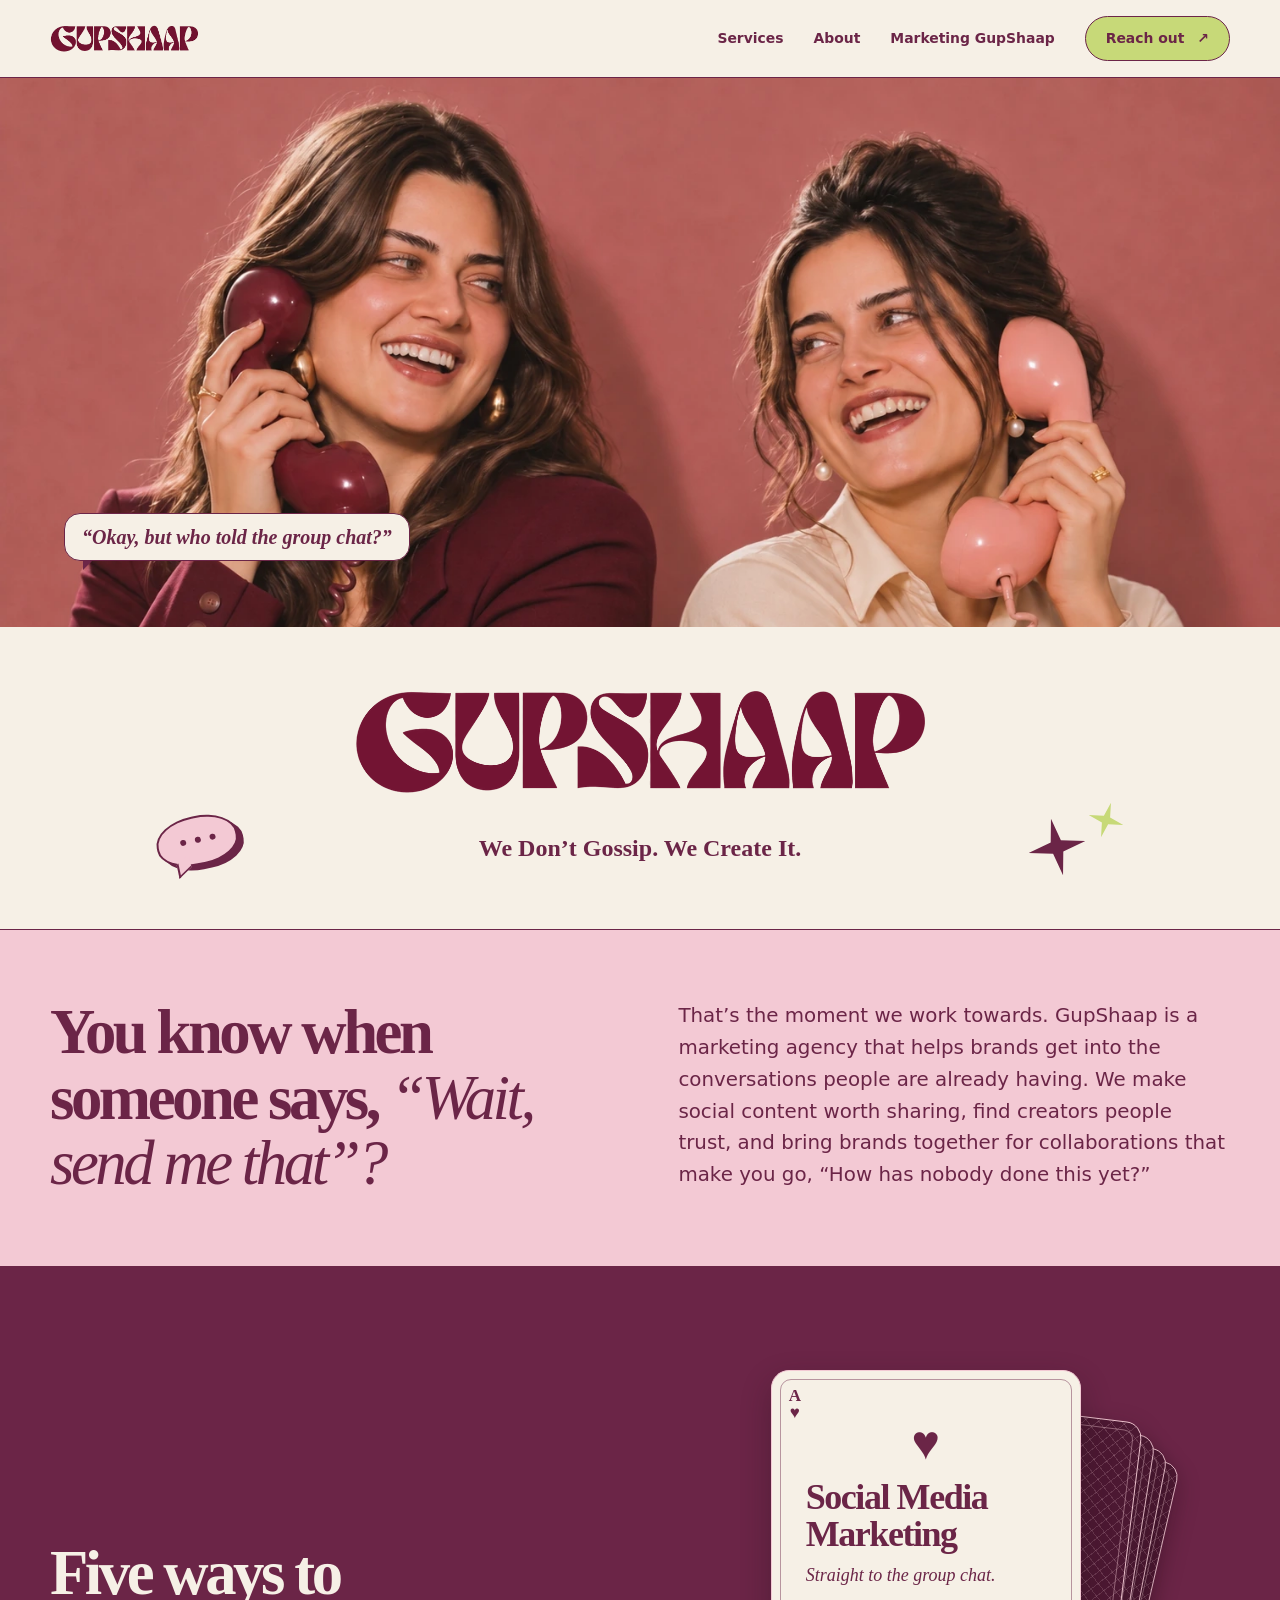
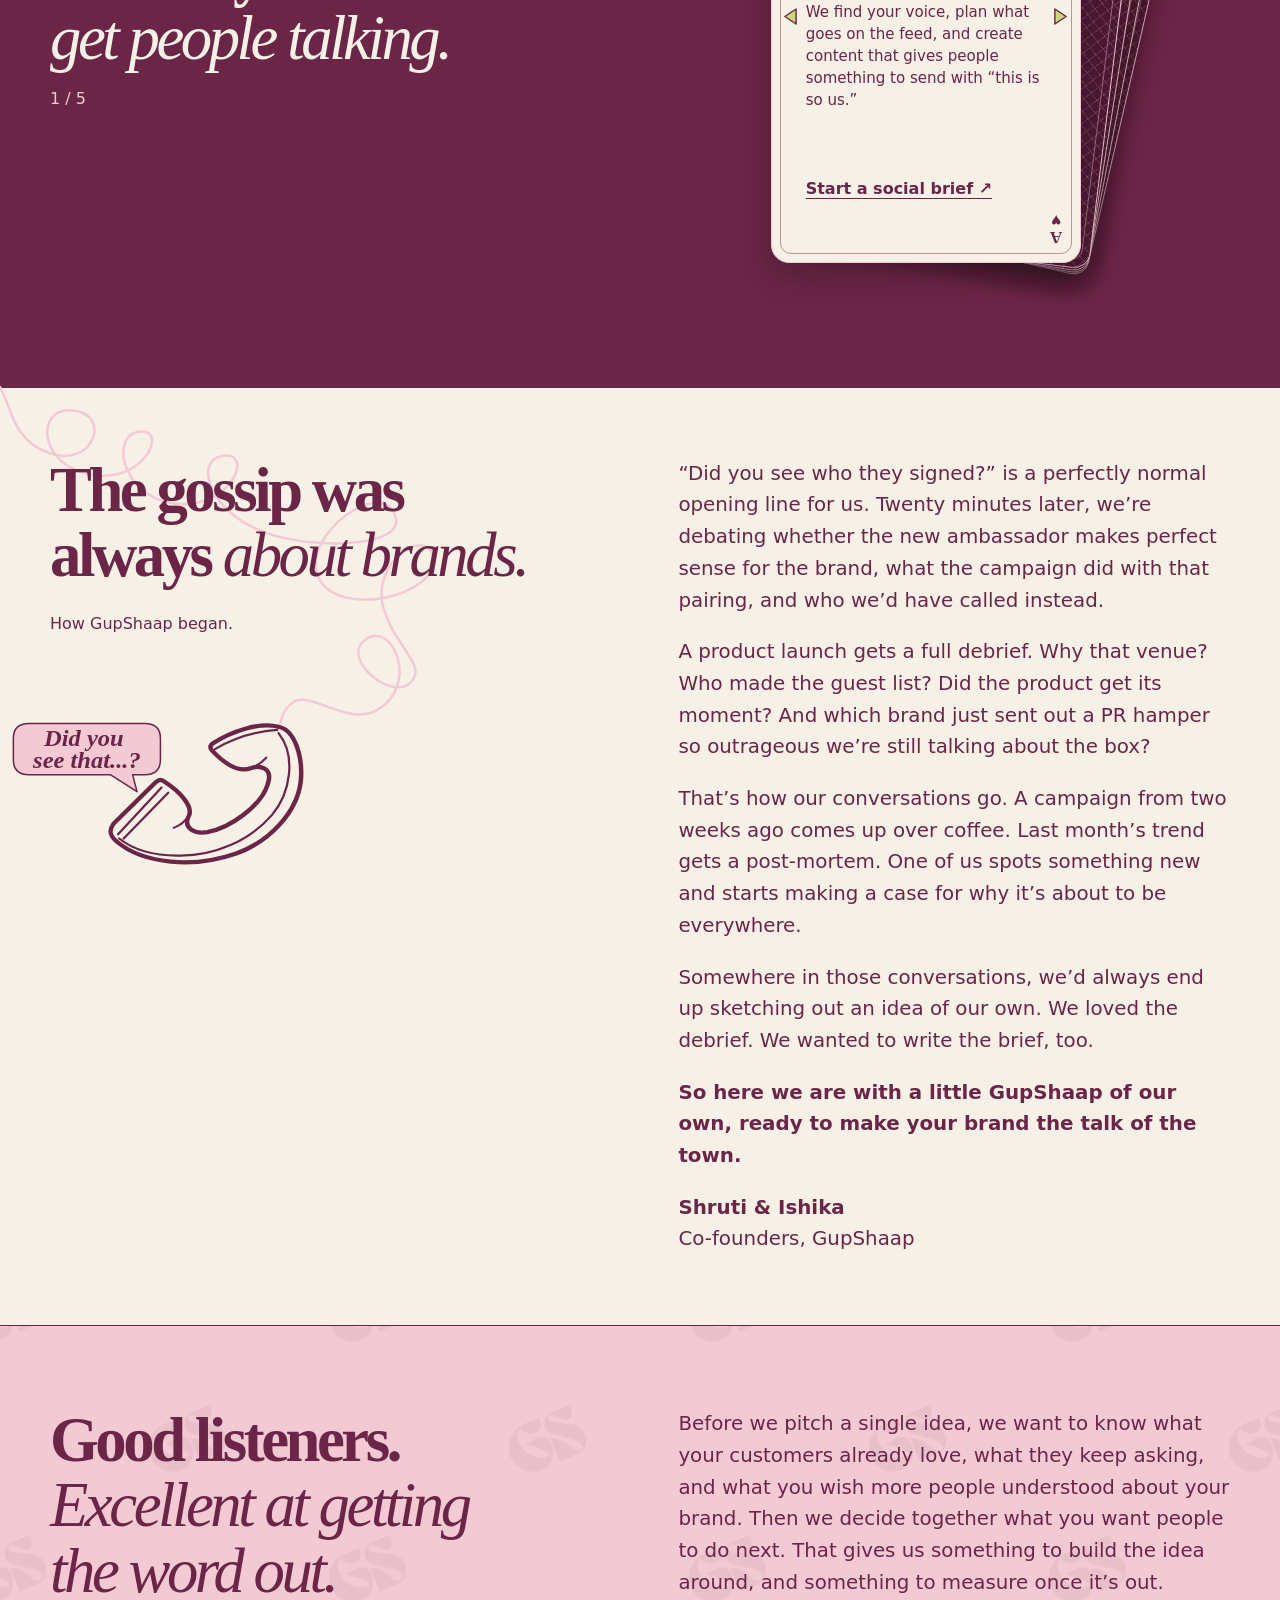
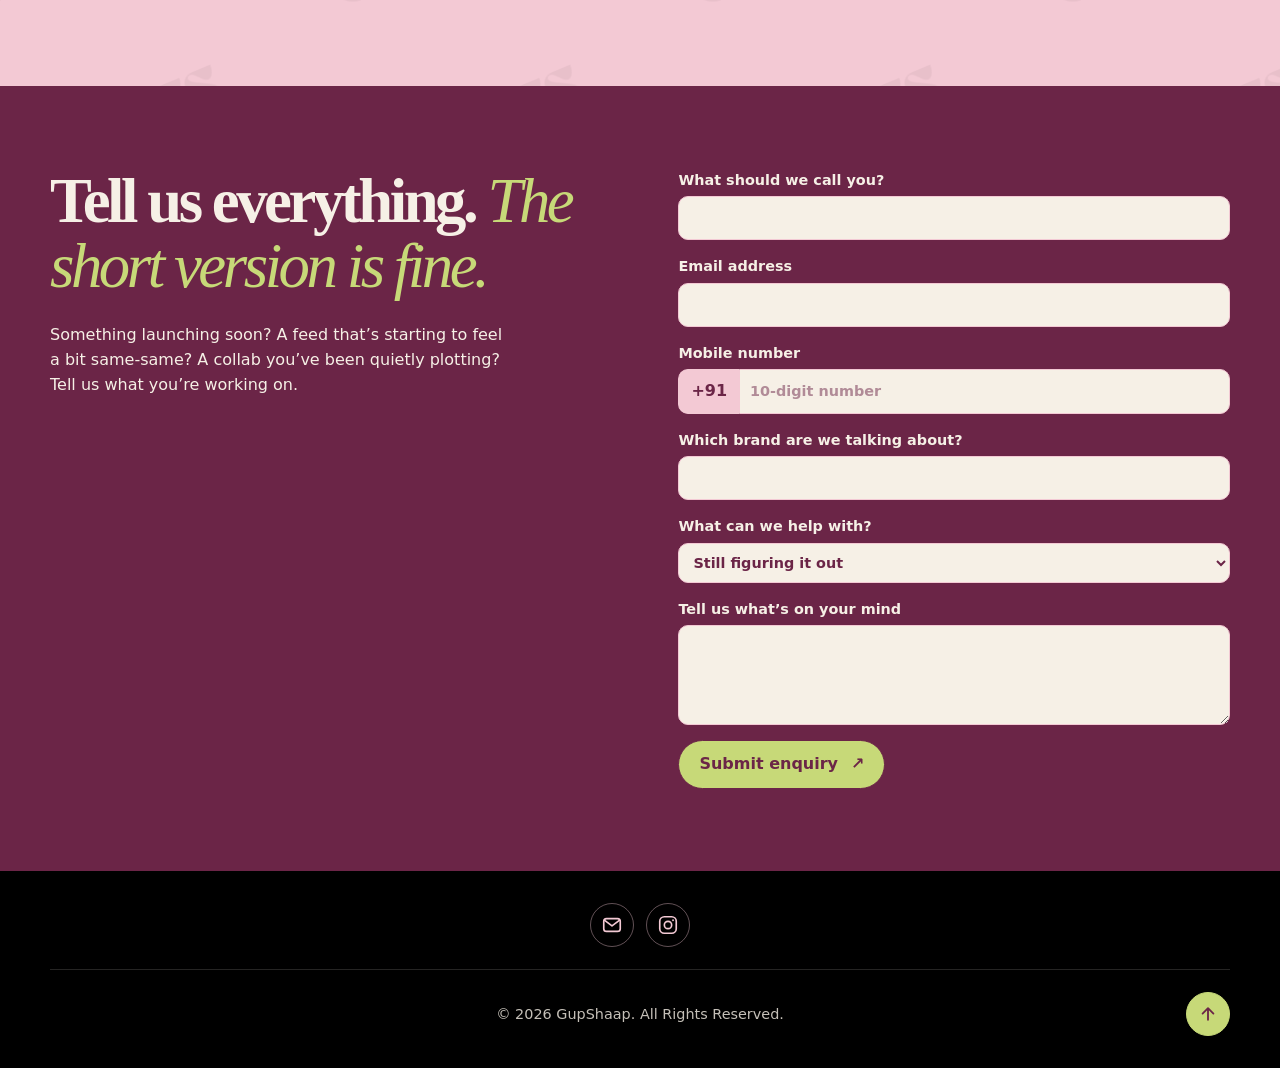
<file: index.html>
<!doctype html>
<html lang="en">
  <head>
    <meta charset="utf-8" />
    <meta name="viewport" content="width=device-width,initial-scale=1" />
    <meta
      name="description"
      content="GupShaap is an independent marketing agency making brands worth talking about through social media, influencer marketing and brand partnerships."
    />
    <meta name="theme-color" content="#6B2547" />
    <title>GupShaap — We Don’t Gossip. We Create It.</title>
    <link rel="stylesheet" href="css/styles.css" />
  </head>
  <body id="top">
    <a class="skip" href="#main">Skip to content</a>
    <header>
      <div class="nav wrap">
        <a class="brand" href="#top" aria-label="GupShaap home"
          ><img src="images/logo.webp" alt="" width="570" height="108"
        /></a>
        <button
          class="menu-toggle"
          type="button"
          aria-expanded="false"
          aria-controls="site-nav"
          hidden
        >
          <span class="menu-icon" aria-hidden="true"></span
          ><span class="menu-label">Menu</span>
        </button>
        <nav id="site-nav" aria-label="Main navigation">
          <a href="#services">Services</a><a href="#founder">About</a
          ><a href="marketing-gupshaap.html">Marketing GupShaap</a
          ><a class="button" href="#contact"
            >Reach out <span aria-hidden="true">↗</span></a
          >
        </nav>
      </div>
    </header>
    <main id="main">
      <div class="home-page">
        <section class="hero" aria-labelledby="headline">
          <figure class="hero-art">
            <img
              src="images/founders.webp"
              alt="GupShaap’s founders laugh together on vintage phones against a dusty rose backdrop."
              width="1512"
              height="1040"
              fetchpriority="high"
            />
            <figcaption class="speech">
              “Okay, but who told the group chat?”
            </figcaption>
          </figure>
          <div class="hero-copy wrap">
            <span class="doodle doodle-chat" aria-hidden="true"></span>
            <span class="doodle doodle-sparks" aria-hidden="true"></span>
            <h1 id="headline">
              <img
                src="images/gupshaap-wordmark.png"
                alt="GupShaap"
                width="1120"
                height="202"
              />
            </h1>
            <p class="tagline">We Don’t Gossip. We Create It.</p>
          </div>
        </section>
        <section
          class="definition"
          id="what-is-gupshaap"
          aria-label="What is GupShaap?"
        >
          <div class="wrap split">
            <h2>You know when someone says, <em>“Wait, send me that”?</em></h2>
            <p class="about-copy">
              That’s the moment we work towards. GupShaap is a marketing agency
              that helps brands get into the conversations people are already
              having. We make social content worth sharing, find creators people
              trust, and bring brands together for collaborations that make you
              go, “How has nobody done this yet?”
            </p>
          </div>
        </section>
        <section
          class="services"
          id="services"
          aria-labelledby="services-title"
        >
          <div class="service-heading">
            <h2 id="services-title">
              Five ways to <em>get people talking.</em>
            </h2>
            <span class="service-position" role="status" hidden></span>
          </div>
          <div
            class="service-list"
            id="service-deck"
            tabindex="0"
            role="group"
            aria-label="Service cards"
          >
            <div class="card-edge-controls" hidden>
              <button
                class="card-edge card-edge--previous"
                type="button"
                aria-label="Previous service"
                title="Previous service"
              >
                <svg viewBox="0 0 16 20" aria-hidden="true" focusable="false">
                  <path d="M2 2 L14 10 L2 18 Z" />
                </svg>
              </button>
              <button
                class="card-edge card-edge--next"
                type="button"
                aria-label="Next service"
                title="Next service"
              >
                <svg viewBox="0 0 16 20" aria-hidden="true" focusable="false">
                  <path d="M2 2 L14 10 L2 18 Z" />
                </svg>
              </button>
            </div>
            <article class="service-row">
              <span class="card-index" aria-hidden="true"
                ><span>A</span><span>♥︎</span></span
              >
              <span class="card-index card-index--mirrored" aria-hidden="true"
                ><span>A</span><span>♥︎</span></span
              >
              <span class="card-suit" aria-hidden="true">♥︎</span>
              <div>
                <h3>Social Media Marketing</h3>
                <p class="hook">Straight to the group chat.</p>
              </div>
              <div class="service-detail">
                <p>
                  We find your voice, plan what goes on the feed, and create
                  content that gives people something to send with “this is so
                  us.”
                </p>
                <a href="#contact" data-service="Social media"
                  >Start a social brief ↗</a
                >
              </div>
            </article>
            <article class="service-row">
              <span class="card-index" aria-hidden="true"
                ><span>K</span><span>♠︎</span></span
              >
              <span class="card-index card-index--mirrored" aria-hidden="true"
                ><span>K</span><span>♠︎</span></span
              >
              <span class="card-suit" aria-hidden="true">♠︎</span>
              <div>
                <h3>Influencer Marketing</h3>
                <p class="hook">Chemistry looks good on camera.</p>
              </div>
              <div class="service-detail">
                <p>
                  We find the creators your audience actually listens to, handle
                  the outreach, and write briefs that give them room to sound
                  like themselves.
                </p>
                <a href="#contact" data-service="Influencer marketing"
                  >Start a creator brief ↗</a
                >
              </div>
            </article>
            <article class="service-row">
              <span class="card-index" aria-hidden="true"
                ><span>Q</span><span>♦︎</span></span
              >
              <span class="card-index card-index--mirrored" aria-hidden="true"
                ><span>Q</span><span>♦︎</span></span
              >
              <span class="card-suit" aria-hidden="true">♦︎</span>
              <div>
                <h3>Brand Partnerships</h3>
                <p class="hook">We know someone you should meet.</p>
              </div>
              <div class="service-detail">
                <p>
                  We find brands with something in common and turn that
                  connection into a campaign, launch or experience both
                  audiences can get into.
                </p>
                <a href="#contact" data-service="Brand partnerships"
                  >Start a partnership brief ↗</a
                >
              </div>
            </article>
            <article class="service-row">
              <span class="card-index" aria-hidden="true"
                ><span>J</span><span>♣︎</span></span
              >
              <span class="card-index card-index--mirrored" aria-hidden="true"
                ><span>J</span><span>♣︎</span></span
              >
              <span class="card-suit" aria-hidden="true">♣︎</span>
              <div>
                <h3>Paid Ads</h3>
                <p class="hook">Good gossip travels further.</p>
              </div>
              <div class="service-detail">
                <p>
                  We plan, run and optimise paid campaigns across Meta and
                  Google, testing what gets people to click and putting more of
                  the budget behind what works.
                </p>
                <a href="#contact" data-service="Paid Ads"
                  >Start a paid ads brief ↗</a
                >
              </div>
            </article>
            <article class="service-row">
              <span class="card-index" aria-hidden="true"
                ><span>10</span><span>♥︎</span></span
              >
              <span class="card-index card-index--mirrored" aria-hidden="true"
                ><span>10</span><span>♥︎</span></span
              >
              <span class="card-suit" aria-hidden="true">♥︎</span>
              <div>
                <h3>Brand Events</h3>
                <p class="hook">Give them a reason to RSVP.</p>
              </div>
              <div class="service-detail">
                <p>
                  Launching a brand or unveiling a new product? We shape the
                  concept, guest experience and launch-day details so people
                  have something to talk about on the way home.
                </p>
                <a href="#contact" data-service="Brand Events"
                  >Start a launch brief ↗</a
                >
              </div>
            </article>
          </div>
        </section>
        <section class="founder" id="founder" aria-labelledby="founder-title">
          <div class="wrap split">
            <div class="founder-heading">
              <h2 id="founder-title">
                The gossip was always <em>about brands.</em>
              </h2>
              <p>How GupShaap began.</p>
              <svg
                class="doodle doodle-phone"
                viewBox="0 0 540 450"
                preserveAspectRatio="none"
                aria-hidden="true"
                focusable="false"
              >
                <path
                  class="phone-cord"
                  d="M0 0 C11 20 11 50 44 62 C84 77 101 25 65 22 C31 18 33 78 88 83 C130 88 152 38 124 42 C97 47 112 110 164 110 C211 110 228 58 198 65 C174 70 188 123 248 140 C295 153 363 148 355 122 C344 83 269 139 286 179 C303 218 395 196 389 160 C382 130 333 165 344 207 C354 244 385 262 368 278 C351 294 308 257 326 239 C351 215 378 279 339 303 C313 320 277 283 262 297 Q252 304 250 326"
                />
                <g
                  transform="translate(96 319)"
                  fill="none"
                  stroke="currentColor"
                  stroke-linecap="round"
                  stroke-linejoin="round"
                >
                  <path
                    fill="var(--cream)"
                    stroke-width="4"
                    d="M154 0 C169 3 176 29 174 51 C171 80 146 108 116 119 C78 133 33 129 9 108 C3 103 1 98 6 91 L44 52 Q48 48 52 52 C64 60 79 75 73 85 C69 94 77 101 90 99 C111 95 138 74 144 55 C150 38 137 36 129 39 C116 44 103 32 94 22 Q91 18 96 15 C111 5 137 -5 154 0 Z"
                  />
                  <path
                    stroke-width="2"
                    d="M97 21 Q123 5 153 3 M154 6 C170 27 165 62 148 83 C128 107 96 122 63 121 C41 121 23 115 11 105 M10 101 L49 57 M15 105 L55 62 M73 84 Q69 91 60 95 M129 39 Q137 36 143 29"
                  />
                </g>
                <path
                  class="phone-bubble"
                  d="M26 316 H130 Q144 316 144 330 V350 Q144 364 130 364 H119 L123 380 L99 364 H26 Q12 364 12 350 V330 Q12 316 26 316 Z"
                />
                <text class="phone-speech" x="78" y="337">
                  <tspan>Did</tspan>
                  <tspan>you</tspan>
                  <tspan x="78" dy="21">see</tspan>
                  <tspan>that...?</tspan>
                </text>
              </svg>
            </div>
            <div class="about-copy">
              <p>
                “Did you see who they signed?” is a perfectly normal opening
                line for us. Twenty minutes later, we’re debating whether the
                new ambassador makes perfect sense for the brand, what the
                campaign did with that pairing, and who we’d have called
                instead.
              </p>
              <p>
                A product launch gets a full debrief. Why that venue? Who made
                the guest list? Did the product get its moment? And which brand
                just sent out a PR hamper so outrageous we’re still talking
                about the box?
              </p>
              <p>
                That’s how our conversations go. A campaign from two weeks ago
                comes up over coffee. Last month’s trend gets a post-mortem. One
                of us spots something new and starts making a case for why it’s
                about to be everywhere.
              </p>
              <p>
                Somewhere in those conversations, we’d always end up sketching
                out an idea of our own. We loved the debrief. We wanted to write
                the brief, too.
              </p>
              <p>
                <strong
                  >So here we are with a little GupShaap of our own, ready to
                  make your brand the talk of the town.</strong
                >
              </p>
              <p>
                <strong>Shruti &amp; Ishika</strong><br />Co-founders, GupShaap
              </p>
            </div>
          </div>
        </section>
        <section class="about" id="about">
          <div class="wrap split">
            <h2>Good listeners. <em>Excellent at getting the word out.</em></h2>
            <p class="about-copy">
              Before we pitch a single idea, we want to know what your customers
              already love, what they keep asking, and what you wish more people
              understood about your brand. Then we decide together what you want
              people to do next. That gives us something to build the idea
              around, and something to measure once it’s out.
            </p>
          </div>
        </section>
        <section class="contact" id="contact">
          <div class="wrap split">
            <div>
              <h2>Tell us everything. <em>The short version is fine.</em></h2>
              <p>
                Something launching soon? A feed that’s starting to feel a bit
                same-same? A collab you’ve been quietly plotting? Tell us what
                you’re working on.
              </p>
            </div>
            <form
              id="enquiry"
              method="post"
              data-endpoint="https://script.google.com/macros/s/AKfycbxS4FUs9ljlpVDYmAkWoA9XiaxdCIJPauqXG32lJ6SHDBC2JaruTjRLd2oUIBJKvBuhjw/exec"
            >
              <label
                >What should we call you?<input
                  name="name"
                  autocomplete="name"
                  required
              /></label>
              <label
                >Email address<input
                  type="email"
                  name="email"
                  autocomplete="email"
                  required
              /></label>
              <label
                >Mobile number
                <span class="phone-field"
                  ><span class="phone-prefix" aria-hidden="true">+91</span
                  ><input
                    type="tel"
                    name="phone"
                    inputmode="numeric"
                    autocomplete="tel-national"
                    maxlength="10"
                    pattern="[0-9]{10}"
                    placeholder="10-digit number"
                    aria-label="Mobile number, India +91"
                    aria-describedby="phone-error"
                    required /></span
                ><span class="field-error" id="phone-error" hidden></span
              ></label>
              <label
                >Which brand are we talking about?<input
                  name="brand"
                  autocomplete="organization"
                  required
              /></label>
              <label
                >What can we help with?<select name="service">
                  <option>Still figuring it out</option>
                  <option>Social media</option>
                  <option>Influencer marketing</option>
                  <option>Brand partnerships</option>
                  <option>Paid Ads</option>
                  <option>Brand Events</option>
                </select></label
              >
              <label
                >Tell us what’s on your mind<textarea
                  name="enquiry"
                  required
                ></textarea>
              </label>
              <label class="form-trap" aria-hidden="true"
                >Leave this empty<input
                  name="website"
                  tabindex="-1"
                  autocomplete="off"
              /></label>
              <button class="button" type="submit">
                Submit enquiry <span aria-hidden="true">↗</span>
              </button>
              <div class="form-overlay" id="enquiry-status" hidden>
                <div class="form-overlay-card" role="status" aria-live="polite">
                  <span class="form-overlay-icon" aria-hidden="true"></span>
                  <p class="form-overlay-title"></p>
                  <p class="form-overlay-text"></p>
                  <button class="button form-overlay-close" type="button">
                    Close
                  </button>
                  <span class="form-overlay-timer" aria-hidden="true"></span>
                </div>
              </div>
            </form>
          </div>
        </section>
      </div>
    </main>
    <footer>
      <div class="wrap footer-inner">
        <div class="footer-social">
          <a
            class="footer-icon"
            href="mailto:info@gupshaap.com"
            aria-label="Email us at info@gupshaap.com"
            title="info@gupshaap.com"
            ><svg
              viewBox="0 0 24 24"
              width="22"
              height="22"
              fill="none"
              stroke="currentColor"
              stroke-width="1.8"
              stroke-linecap="round"
              stroke-linejoin="round"
              aria-hidden="true"
              focusable="false"
            >
              <rect x="3" y="5" width="18" height="14" rx="3" />
              <path d="m4 7 8 6 8-6" /></svg
          ></a>
          <a
            class="footer-icon"
            href="https://www.instagram.com/gup.shaap/"
            aria-label="Instagram @gup.shaap"
            title="@gup.shaap"
            ><svg
              viewBox="0 0 24 24"
              width="22"
              height="22"
              fill="none"
              stroke="currentColor"
              stroke-width="1.8"
              aria-hidden="true"
              focusable="false"
            >
              <rect x="3" y="3" width="18" height="18" rx="5" />
              <circle cx="12" cy="12" r="4" />
              <circle
                cx="17.5"
                cy="6.8"
                r="1"
                fill="currentColor"
                stroke="none"
              /></svg
          ></a>
        </div>
        <div class="footer-bottom">
          <p class="footer-copy">© 2026 GupShaap. All Rights Reserved.</p>
          <a
            class="footer-top"
            href="#top"
            aria-label="Back to top"
            title="Back to top"
            ><svg
              viewBox="0 0 24 24"
              width="20"
              height="20"
              fill="none"
              stroke="currentColor"
              stroke-width="2.2"
              stroke-linecap="round"
              stroke-linejoin="round"
              aria-hidden="true"
              focusable="false"
            >
              <path d="M12 19V5M5.5 11.5 12 5l6.5 6.5" /></svg
          ></a>
        </div>
      </div>
    </footer>
    <script src="js/nav.js"></script>
    <script src="js/script.js"></script>
  </body>
</html>
</file>
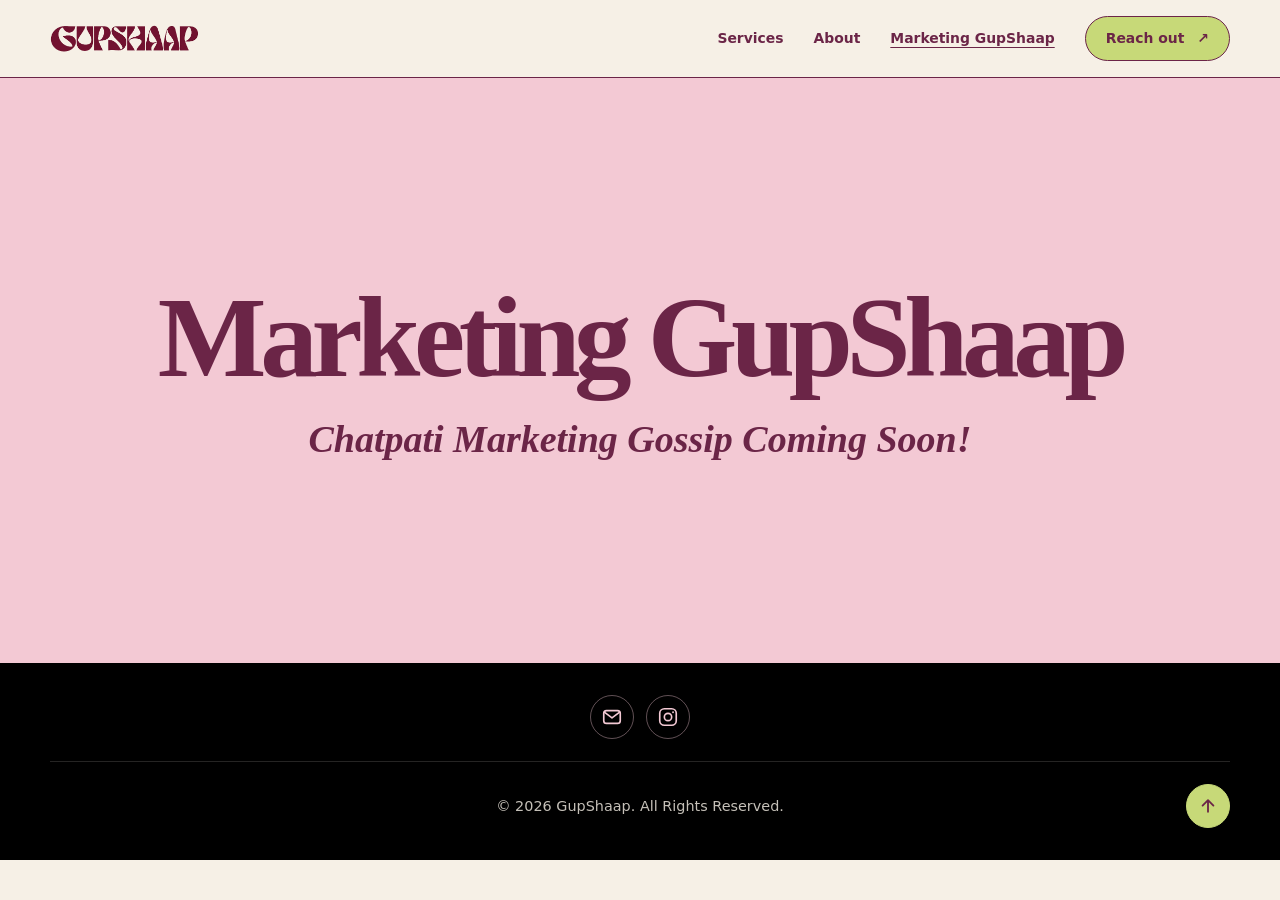
<file: marketing-gupshaap.html>
<!doctype html>
<html lang="en">
  <head>
    <meta charset="utf-8" />
    <meta name="viewport" content="width=device-width,initial-scale=1" />
    <meta
      name="description"
      content="GupShaap is an independent marketing agency making brands worth talking about through social media, influencer marketing and brand partnerships."
    />
    <meta name="theme-color" content="#6B2547" />
    <title>Marketing GupShaap | GupShaap</title>
    <link rel="stylesheet" href="css/styles.css" />
  </head>
  <body id="top">
    <a class="skip" href="#main">Skip to content</a>
    <header>
      <div class="nav wrap">
        <a class="brand" href="./" aria-label="GupShaap home"
          ><img src="images/logo.webp" alt="" width="570" height="108"
        /></a>
        <button
          class="menu-toggle"
          type="button"
          aria-expanded="false"
          aria-controls="site-nav"
          hidden
        >
          <span class="menu-icon" aria-hidden="true"></span
          ><span class="menu-label">Menu</span>
        </button>
        <nav id="site-nav" aria-label="Main navigation">
          <a href="./#services">Services</a><a href="./#founder">About</a
          ><a href="marketing-gupshaap.html" aria-current="page"
            >Marketing GupShaap</a
          ><a class="button" href="./#contact"
            >Reach out <span aria-hidden="true">↗</span></a
          >
        </nav>
      </div>
    </header>
    <main id="main">
      <section class="marketing-page" aria-labelledby="marketing-title">
        <div class="wrap">
          <h1 id="marketing-title">Marketing GupShaap</h1>
          <p>Chatpati Marketing Gossip Coming Soon!</p>
        </div>
      </section>
    </main>
    <footer>
      <div class="wrap footer-inner">
        <div class="footer-social">
          <a
            class="footer-icon"
            href="mailto:info@gupshaap.com"
            aria-label="Email us at info@gupshaap.com"
            title="info@gupshaap.com"
            ><svg
              viewBox="0 0 24 24"
              width="22"
              height="22"
              fill="none"
              stroke="currentColor"
              stroke-width="1.8"
              stroke-linecap="round"
              stroke-linejoin="round"
              aria-hidden="true"
              focusable="false"
            >
              <rect x="3" y="5" width="18" height="14" rx="3" />
              <path d="m4 7 8 6 8-6" /></svg
          ></a>
          <a
            class="footer-icon"
            href="https://www.instagram.com/gup.shaap/"
            aria-label="Instagram @gup.shaap"
            title="@gup.shaap"
            ><svg
              viewBox="0 0 24 24"
              width="22"
              height="22"
              fill="none"
              stroke="currentColor"
              stroke-width="1.8"
              aria-hidden="true"
              focusable="false"
            >
              <rect x="3" y="3" width="18" height="18" rx="5" />
              <circle cx="12" cy="12" r="4" />
              <circle
                cx="17.5"
                cy="6.8"
                r="1"
                fill="currentColor"
                stroke="none"
              /></svg
          ></a>
        </div>
        <div class="footer-bottom">
          <p class="footer-copy">© 2026 GupShaap. All Rights Reserved.</p>
          <a
            class="footer-top"
            href="#top"
            aria-label="Back to top"
            title="Back to top"
            ><svg
              viewBox="0 0 24 24"
              width="20"
              height="20"
              fill="none"
              stroke="currentColor"
              stroke-width="2.2"
              stroke-linecap="round"
              stroke-linejoin="round"
              aria-hidden="true"
              focusable="false"
            >
              <path d="M12 19V5M5.5 11.5 12 5l6.5 6.5" /></svg
          ></a>
        </div>
      </div>
    </footer>
    <script src="js/nav.js"></script>
  </body>
</html>
</file>
<file: css/styles.css>
:root{--plum:#6b2547;--cream:#f6f0e6;--blush:#f3c9d4;--lime:#c7d978;--radius-small:10px}
*{box-sizing:border-box}
html{scroll-behavior:smooth}
body{margin:0;background:var(--cream);color:var(--plum);font:16px/1.55 system-ui,sans-serif}
a{color:inherit}
button,input,select,textarea{font:inherit;color:inherit}
:focus-visible{outline:3px solid currentColor;outline-offset:5px}
.wrap{width:min(1280px,calc(100% - 100px));margin-inline:auto}
.skip{position:fixed;top:0;left:1rem;transform:translateY(-150%);background:var(--lime);padding:8px;z-index:5}
.skip:focus{transform:none}
body > header{position:sticky;top:0;z-index:4;background:var(--cream);border-bottom:1px solid var(--plum)}
.nav{min-height:77px;display:flex;align-items:center;justify-content:space-between;gap:22px}
.brand{display:inline-flex;align-items:center}
.brand img{width:149px;height:auto;display:block}
nav{display:flex;align-items:center;gap:30px;font-size:.87rem;font-weight:700}
nav a{text-decoration:none}
nav a:hover{text-decoration:underline}
.button{display:inline-flex;align-items:center;justify-content:center;gap:13px;border:1px solid var(--plum);border-radius:100px;background:var(--lime);color:var(--plum);padding:11px 20px;font-weight:750;text-decoration:none;cursor:pointer}
.button:hover{background:var(--blush)}
.hero{text-align:center}
h1,h2,h3,p{margin-top:0}
h1,h2{font-family:Georgia,serif;font-weight:700;letter-spacing:-.055em;line-height:1.04}
h1 em,h2 em{font-weight:400}
.hero-art{position:relative;margin:0;background:var(--blush)}
.hero-art img{display:block;width:100%;height:auto}
@media(min-width:681px){
  .hero-art img{aspect-ratio:7 / 3;object-fit:cover;object-position:center 26%}
}
main,section[id]{scroll-margin-top:96px}
.services,.about,.contact{padding-block:82px}
h2{font-size:clamp(35px,4.9vw,72px);margin:0 0 24px;text-wrap:balance}
.services{background:var(--plum);color:var(--cream);padding-inline:max(50px,calc((100% - 1280px) / 2))}
.services{
  display:grid;
  grid-template-columns:minmax(0, 1fr) minmax(0, 1.15fr);
  align-items:center;
  column-gap:clamp(16px, 3vw, 48px);
}
.service-heading h2{margin:0;text-wrap:initial}
.service-heading h2 em{display:block}
.service-position{
  display:block;
  width:max-content;
  margin-top:16px;
  color:var(--blush);
  font-variant-numeric:tabular-nums;
}
.service-position[hidden]{display:none}
@media(max-width:760px){
  .services{grid-template-columns:minmax(0, 1fr);row-gap:12px}
}
.service-list{
  --card-width:min(310px, 90%);
  --card-gap:16px;
  display:flex;
  position:relative;
  gap:var(--card-gap);
  overflow-x:auto;
  scroll-snap-type:x mandatory;
  padding-block:6px 16px;
  scrollbar-color:var(--blush) var(--plum);
  padding-inline-start:2px;
}
.service-list::after{content:"";flex:0 0 calc(100% - var(--card-width) - var(--card-gap))}
.service-row{
  position:relative;
  display:flex;
  flex-direction:column;
  flex:0 0 var(--card-width);
  min-width:0;
  min-height:440px;
  scroll-snap-align:start;
  padding:48px clamp(31px, 6.5vw, 34px) 54px;
  background:var(--cream);
  color:var(--plum);
  border:1px solid var(--blush);
  border-radius:18px;
}
.service-row:nth-of-type(even){background:var(--blush)}
.service-row::before{
  content:"";
  position:absolute;
  inset:8px;
  border:1px solid currentColor;
  border-radius:11px;
  opacity:.45;
  pointer-events:none;
}
.card-index{
  position:absolute;
  top:16px;
  left:17px;
  display:grid;
  justify-items:center;
  font:700 17px/1 Georgia,serif;
}
.card-index--mirrored{inset:auto 17px 16px auto;transform:rotate(180deg)}
.card-suit{
  display:block;
  margin:0 auto 12px;
  text-align:center;
  font:400 48px/1 Georgia,serif;
}
.service-row h3{font:700 clamp(27px, 6.25vw, 36px)/1.04 Georgia,serif;letter-spacing:-.04em;margin:0 0 10px;text-wrap:balance}
.service-row .hook{font:italic 18px/1.25 Georgia,serif;margin:0 0 16px}
.service-detail{display:flex;flex-direction:column;align-items:flex-start;flex:1}
.service-detail p{font-size:.94rem;line-height:1.45;margin:0 0 12px}
.service-detail a{margin-top:auto;padding-block:6px;font-weight:750;text-underline-offset:.24em}
@media(max-width:900px){.services{padding-inline:24px}}
@media(max-width:680px){
  .services{padding-inline:16px}
  .service-list{--card-width:min(310px, 90%);--card-gap:10px}
}
.about{position:relative;background:var(--blush);border-block:1px solid var(--plum)}
.about::before{content:"";position:absolute;inset:0;pointer-events:none;opacity:.045;background:center repeat url("../images/texture.png")}
.about > .wrap{position:relative}
.split{display:grid;grid-template-columns:minmax(0,1fr) minmax(0,1fr);gap:clamp(24px,6vw,96px);align-items:start}
.about-copy{font-size:clamp(17px,1.55vw,22px);line-height:1.6;max-width:52ch;margin:0}
.about-copy p:last-child{margin-bottom:0}
.contact{background:var(--plum);color:var(--cream)}
.contact h2 em{color:var(--lime)}
form{display:grid;gap:15px}
form .button{justify-self:start}
.form-trap{position:absolute;left:-10000px;width:1px;height:1px;overflow:hidden}

/* Overlay on top of the form: "Sending…" then the result. */
form{position:relative}
.form-overlay{position:absolute;inset:-12px;z-index:3;display:grid;place-items:center;padding:16px;border-radius:18px;background:#6b2547e0;-webkit-backdrop-filter:blur(3px);backdrop-filter:blur(3px)}
.form-overlay[hidden]{display:none}
.form-overlay-card{position:relative;overflow:hidden;display:grid;justify-items:center;gap:10px;width:min(100%,380px);padding:30px 24px 28px;border:1px solid var(--plum);border-radius:18px;background:var(--cream);color:var(--plum);text-align:center;box-shadow:0 18px 40px #26121b59}
.form-overlay-icon{display:grid;place-items:center;width:54px;height:54px;border:1px solid var(--plum);border-radius:50%;font:700 26px/1 Georgia,serif}
.form-overlay[data-state="success"] .form-overlay-icon{background:var(--lime)}
.form-overlay[data-state="success"] .form-overlay-icon::before{content:"✓"}
.form-overlay[data-state="error"] .form-overlay-icon{background:var(--blush)}
.form-overlay[data-state="error"] .form-overlay-icon::before{content:"!"}
.form-overlay[data-state="sending"] .form-overlay-icon{border:4px solid var(--blush);border-top-color:var(--plum);animation:spin .8s linear infinite}
@keyframes spin{to{transform:rotate(360deg)}}
.form-overlay-title{margin:4px 0 0;font:700 clamp(1.35rem,4vw,1.6rem)/1.15 Georgia,serif;letter-spacing:-.02em}
.form-overlay-text{margin:0;max-width:30ch}
.form-overlay .form-overlay-close{justify-self:center;margin-top:10px}
.form-overlay-close[hidden]{display:none}
/* Countdown bar for auto-close (timing lives in js/script.js). */
.form-overlay-timer{position:absolute;left:0;bottom:0;width:100%;height:5px;background:var(--lime);transform-origin:left}
.form-overlay:not([data-autoclose]) .form-overlay-timer{display:none}
.form-overlay[data-autoclose] .form-overlay-timer{animation:overlay-timer var(--autoclose,6s) linear forwards}
.form-overlay.is-paused .form-overlay-timer{animation-play-state:paused}
@keyframes overlay-timer{from{transform:scaleX(1)}to{transform:scaleX(0)}}
@media(prefers-reduced-motion:no-preference){
  .form-overlay:not([hidden]){animation:overlay-fade .2s ease both}
  .form-overlay:not([hidden]) .form-overlay-card{animation:overlay-pop .25s cubic-bezier(.2,.8,.3,1.2) both}
}
@media(prefers-reduced-motion:reduce){.form-overlay[data-state="sending"] .form-overlay-icon{animation-duration:2s}}
@keyframes overlay-fade{from{opacity:0}}
@keyframes overlay-pop{from{opacity:0;transform:scale(.94) translateY(8px)}}
label{display:grid;gap:5px;font-weight:700;font-size:.9rem}
input,select,textarea{border:1px solid var(--blush);border-radius:var(--radius-small);background:var(--cream);color:var(--plum);padding:10px;width:100%}
/* Mobile number: fixed +91 prefix joined to the input. */
.phone-field{display:flex;align-items:stretch}
.phone-prefix{display:flex;align-items:center;padding:0 12px;border:1px solid var(--blush);border-right:0;border-radius:var(--radius-small) 0 0 var(--radius-small);background:var(--blush);color:var(--plum);font-weight:750;font-size:1rem}
.phone-field input{min-width:0;border-radius:0 var(--radius-small) var(--radius-small) 0;font-variant-numeric:tabular-nums;letter-spacing:.04em}
.phone-field input::placeholder{letter-spacing:0;color:#6b254780}
.phone-field:has(input[aria-invalid="true"]) :is(.phone-prefix,input){border-color:#ffb3c4;box-shadow:0 0 0 1px #ffb3c4}
.field-error{font-weight:600;font-size:.85rem;color:#ffd6df}
.field-error::before{content:"⚠ "}
.field-error[hidden]{display:none}
/* Focus ring for form fields: hugs the box instead of floating 5px away.
   The mobile field rings the +91 prefix and input together, so no stray line appears between them. */
form :is(input,select,textarea):focus-visible{outline:none;border-color:var(--lime);box-shadow:0 0 0 2px var(--lime)}
.phone-field input:focus-visible{box-shadow:none;border-color:var(--blush)}
.phone-field{border-radius:var(--radius-small)}
.phone-field:has(input:focus-visible){box-shadow:0 0 0 2px var(--lime)}
.phone-field:has(input:focus-visible) :is(.phone-prefix,input){border-color:var(--lime)}
textarea{min-height:100px;resize:vertical}
body > footer{background:#000;color:var(--cream);padding-block:32px}
/* Footer: row 1 = social icons, row 2 = copyright + back-to-top. */
.footer-inner{display:grid;gap:22px}
.footer-social{display:flex;align-items:center;justify-content:center;gap:12px}
.footer-icon,.footer-top{display:inline-grid;place-items:center;flex:none;width:44px;height:44px;border-radius:50%;text-decoration:none}
.footer-icon{border:1px solid #f3c9d466;color:var(--blush)}
.footer-icon:hover{background:var(--blush);border-color:var(--blush);color:#000}
/* Three columns: empty 44px | centred copyright | 44px button, so the text is always exactly centred. */
.footer-bottom{display:grid;grid-template-columns:44px 1fr 44px;align-items:center;gap:12px;padding-top:22px;border-top:1px solid #f6f0e626}
.footer-copy{grid-column:2;margin:0;font-size:.9rem;color:#f6f0e6cc;text-align:center;text-wrap:balance}
.footer-top{grid-column:3;justify-self:end;border:1px solid var(--lime);background:var(--lime);color:var(--plum)}
.footer-top:hover{background:var(--blush);border-color:var(--blush)}
@media(prefers-reduced-motion:no-preference){
  .footer-icon,.footer-top{transition:background-color .2s ease,color .2s ease,border-color .2s ease,transform .2s ease}
  .footer-icon:hover,.footer-top:hover{transform:translateY(-2px)}
}
@media(max-width:680px){
  body > footer{padding-block:28px}
  .footer-copy{font-size:.82rem}
}
@media(max-width:900px){.wrap{width:calc(100% - 48px)}}
@media(prefers-reduced-motion:reduce){html{scroll-behavior:auto}}


.speech{position:absolute;inset:auto auto 12% 5%;max-width:54%;margin:0;padding:.55em .85em;background:var(--cream);border:1px solid var(--plum);border-radius:1rem;font:italic 700 clamp(.85rem,2vw,1.25rem)/1.2 Georgia,serif;text-align:left}
.speech::after{content:"";position:absolute;top:100%;left:1.1rem;border:.36rem solid transparent;border-top-color:var(--plum);border-left-color:var(--plum)}
.hero h1{width:min(100%, 570px);margin:0}
.hero h1 img{display:block;width:100%;height:auto}
.tagline{font:700 clamp(1rem,2.4vw,1.5rem)/1.4 Georgia,serif;margin:0}
.definition,.founder{padding-block:70px;border-block-start:1px solid var(--plum)}
.definition{background:var(--blush)}
@media(max-width:680px){
  .wrap{width:calc(100% - 32px)}
  .nav{flex-wrap:wrap;gap:12px;padding-block:12px}
  .brand img{width:118px}
  nav{gap:12px;font-size:.75rem}
  nav .button{padding:6px 10px}
  .split{grid-template-columns:1fr}
  main,section[id]{scroll-margin-top:124px}
  .split{gap:18px}
  .split h2{margin-bottom:0}
  .split > div > h2{margin-bottom:12px}
  .speech{max-width:76%;bottom:8%}
  .services,.definition,.founder,.about,.contact{padding-block:44px}
}
.hero-copy{display:grid;justify-items:center;gap:clamp(20px,3vw,42px);padding-block:clamp(32px,5vw,68px)}
.split > h2{margin-bottom:0}
.contact .split > div > p{max-width:45ch;margin:0}

/* Decorative marks echo the hero's speech bubble. */
.hero-copy{position:relative}
.doodle{pointer-events:none}
.doodle-chat{position:absolute;left:9%;bottom:clamp(32px,5vw,68px);width:82px;height:49px;border:2px solid var(--plum);border-radius:49% 48% 45% 45%;background:var(--blush);box-shadow:5px 5px 0 var(--plum);transform:rotate(-12deg)}
.doodle-chat::before{content:"";position:absolute;bottom:-7px;left:14px;width:12px;height:12px;background:var(--blush);border-left:2px solid var(--plum);border-bottom:2px solid var(--plum);transform:skewY(-32deg)}
.doodle-chat::after{content:"";position:absolute;top:19px;left:22px;width:6px;height:6px;border-radius:50%;background:var(--plum);box-shadow:15px 0 0 var(--plum),30px 0 0 var(--plum)}
.doodle-sparks{position:relative;display:block;width:96px;height:76px;color:var(--plum)}
.doodle-sparks::before,.doodle-sparks::after{content:"";position:absolute;aspect-ratio:1;background:currentColor;clip-path:polygon(50% 0,59% 40%,100% 50%,59% 60%,50% 100%,41% 60%,0 50%,41% 40%)}
.doodle-sparks::before{width:58px;left:0;top:16px;transform:rotate(-12deg)}
.doodle-sparks::after{width:36px;right:0;top:0;background:var(--lime);transform:rotate(16deg)}
.hero-copy .doodle-sparks{position:absolute;right:9%;bottom:clamp(26px,4vw,56px)}
@media(max-width:680px){
  .hero-copy .doodle{display:none}
}

.founder-heading{--phone-gutter:max(50px,calc((100vw - 1280px) / 2));--phone-top:71px;position:relative;isolation:isolate;padding-bottom:clamp(155px,19vw,229px)}
.founder-heading > :is(h2,p){position:relative;z-index:1}
.founder-heading > p{margin-bottom:0}
.doodle-phone{position:absolute;inset:calc(-1 * var(--phone-top)) auto 0 calc(-1 * var(--phone-gutter));width:calc(100% + var(--phone-gutter));height:calc(100% + var(--phone-top));overflow:visible;z-index:0;color:var(--plum)}
.phone-cord{fill:none;stroke:var(--blush);stroke-width:2.5;stroke-linecap:round;stroke-linejoin:round;vector-effect:non-scaling-stroke}
@media(max-width:900px){.founder-heading{--phone-gutter:24px}}
@media(max-width:680px){.founder-heading{--phone-gutter:16px;--phone-top:45px;padding-bottom:148px}}

@media(prefers-reduced-motion:no-preference){
  .section-entered:not(.founder) > .wrap,
  .services.section-entered > .service-heading,
  .services.section-entered > .service-list {
    animation:section-enter 620ms cubic-bezier(.2,.72,.32,1) both;
  }
  @keyframes section-enter {
    from{opacity:.65;transform:translateY(18px)}
    to{opacity:1;transform:translateY(0)}
  }
}

.phone-bubble{fill:var(--blush);stroke:currentColor;stroke-width:1.5;stroke-linejoin:round;vector-effect:non-scaling-stroke}
.phone-speech{fill:currentColor;font:italic 700 22px Georgia,serif;text-anchor:middle}
@media(prefers-reduced-motion:no-preference){
  .founder.section-entered .phone-speech tspan{animation:phone-speech-enter .35s ease both}
  .founder.section-entered .phone-speech tspan:nth-child(2){animation-delay:.15s}
  .founder.section-entered .phone-speech tspan:nth-child(3){animation-delay:.30s}
  .founder.section-entered .phone-speech tspan:nth-child(4){animation-delay:.45s}
  @keyframes phone-speech-enter{from{opacity:0}to{opacity:1}}
}

.service-list.is-stacked{
  --stacked-card-width:min(310px, 78%);
  display:grid;
  grid-template-columns:minmax(0,1fr);
  justify-items:center;
  overflow:clip;
  scroll-snap-type:none;
  padding-block:22px 42px;
}
.service-list.is-stacked::after{display:none}
.is-stacked .service-row{
  grid-area:1 / 1;
  width:var(--stacked-card-width);
  z-index:var(--pile-layer);
  transform:translate(var(--pile-x), var(--pile-y)) rotate(var(--pile-angle)) scale(var(--pile-scale));
  transform-origin:center;
  box-shadow:0 12px 30px #26121b55;
}
.card-edge-controls:not([hidden]){
  grid-area:1 / 1;
  position:relative;
  width:var(--stacked-card-width);
  z-index:22;
  pointer-events:none;
}
.card-edge{
  position:absolute;
  inset-block:20px;
  width:24px;
  padding:0;
  border:0;
  border-radius:12px;
  background:transparent;
  color:var(--plum);
  cursor:pointer;
  pointer-events:auto;
}
.card-edge--previous{inset-inline-start:0}
.card-edge--next{inset-inline-end:0}
.card-edge svg{
  position:relative;
  display:block;
  width:15px;
  height:19px;
  margin:auto;
  fill:var(--lime);
  stroke:var(--plum);
  stroke-width:1.5;
  stroke-linejoin:round;
}
.card-edge--previous svg{inset-inline-start:8px;transform:scaleX(-1)}
.card-edge--next svg{inset-inline-end:8px}
.card-edge:hover,.card-edge:focus-visible{background:#c7d97844}
.card-edge:focus-visible{outline:2px solid var(--lime);outline-offset:-2px}
.is-stacked .service-row[inert]{
  pointer-events:none;
  color:var(--blush);
  background:repeating-linear-gradient(45deg, transparent 0 9px, #f3c9d42b 9px 10px),
             repeating-linear-gradient(-45deg, transparent 0 9px, #f3c9d42b 9px 10px),
             #4c1832;
}
.is-stacked .service-row[inert] > *{visibility:hidden}
@media(prefers-reduced-motion:no-preference){
  .is-stacked .service-row{transition:transform 380ms cubic-bezier(.24,.78,.26,1)}
}
.marketing-page{
  display:grid;
  align-content:center;
  min-height:65vh;
  padding-block:clamp(64px,10vw,144px);
  background:var(--blush);
  text-align:center;
}
.marketing-page h1{font-size:clamp(48px,9vw,132px);margin:0 0 18px}
.marketing-page p{margin:0;font:italic 700 clamp(22px,3vw,38px)/1.25 Georgia,serif}
nav a[aria-current="page"]{text-decoration:underline;text-underline-offset:4px}

/* ---------- Mobile ---------- */
html{-webkit-text-size-adjust:100%;text-size-adjust:100%}

/* Menu button (shown only on small screens, and only once js/nav.js has run). */
.menu-toggle{display:none}
.menu-toggle{
  align-items:center;
  gap:10px;
  min-height:44px;
  padding:8px 16px;
  border:1px solid var(--plum);
  border-radius:100px;
  background:transparent;
  color:var(--plum);
  font-weight:750;
  font-size:.9rem;
  cursor:pointer;
}
.menu-icon,.menu-icon::before,.menu-icon::after{display:block;width:18px;height:2px;border-radius:2px;background:currentColor}
.menu-icon{position:relative}
.menu-icon::before,.menu-icon::after{content:"";position:absolute;left:0}
.menu-icon::before{top:-6px}
.menu-icon::after{top:6px}
.menu-open .menu-icon{background:transparent}
.menu-open .menu-icon::before{top:0;transform:rotate(45deg)}
.menu-open .menu-icon::after{top:0;transform:rotate(-45deg)}
@media(prefers-reduced-motion:no-preference){
  .menu-icon::before,.menu-icon::after{transition:transform .2s ease,top .2s ease}
}

@media(max-width:680px){
  .menu-ready .menu-toggle{display:inline-flex}
  .menu-ready .nav{flex-wrap:nowrap;min-height:64px;padding-block:10px}
  .menu-ready nav{
    display:none;
    position:absolute;
    top:100%;
    left:0;
    right:0;
    flex-direction:column;
    align-items:stretch;
    gap:0;
    padding:4px 16px 20px;
    background:var(--cream);
    border-bottom:1px solid var(--plum);
    box-shadow:0 14px 24px #26121b26;
    font-size:1.05rem;
  }
  .menu-open nav{display:flex}
  .menu-ready nav a:not(.button){padding:14px 2px;border-bottom:1px solid #6b254726}
  .menu-ready nav .button{margin-top:18px;padding:13px 20px;font-size:1rem}
  /* Shorter header, so anchor jumps need less offset. */
  .menu-ready ~ main,.menu-ready ~ main section[id]{scroll-margin-top:80px}
}

/* Very narrow phones: give the service cards more room for their text. */
@media(max-width:420px){
  .service-list.is-stacked{--stacked-card-width:min(310px, 90%)}
  .service-row{padding-inline:31px}
}
</file>
